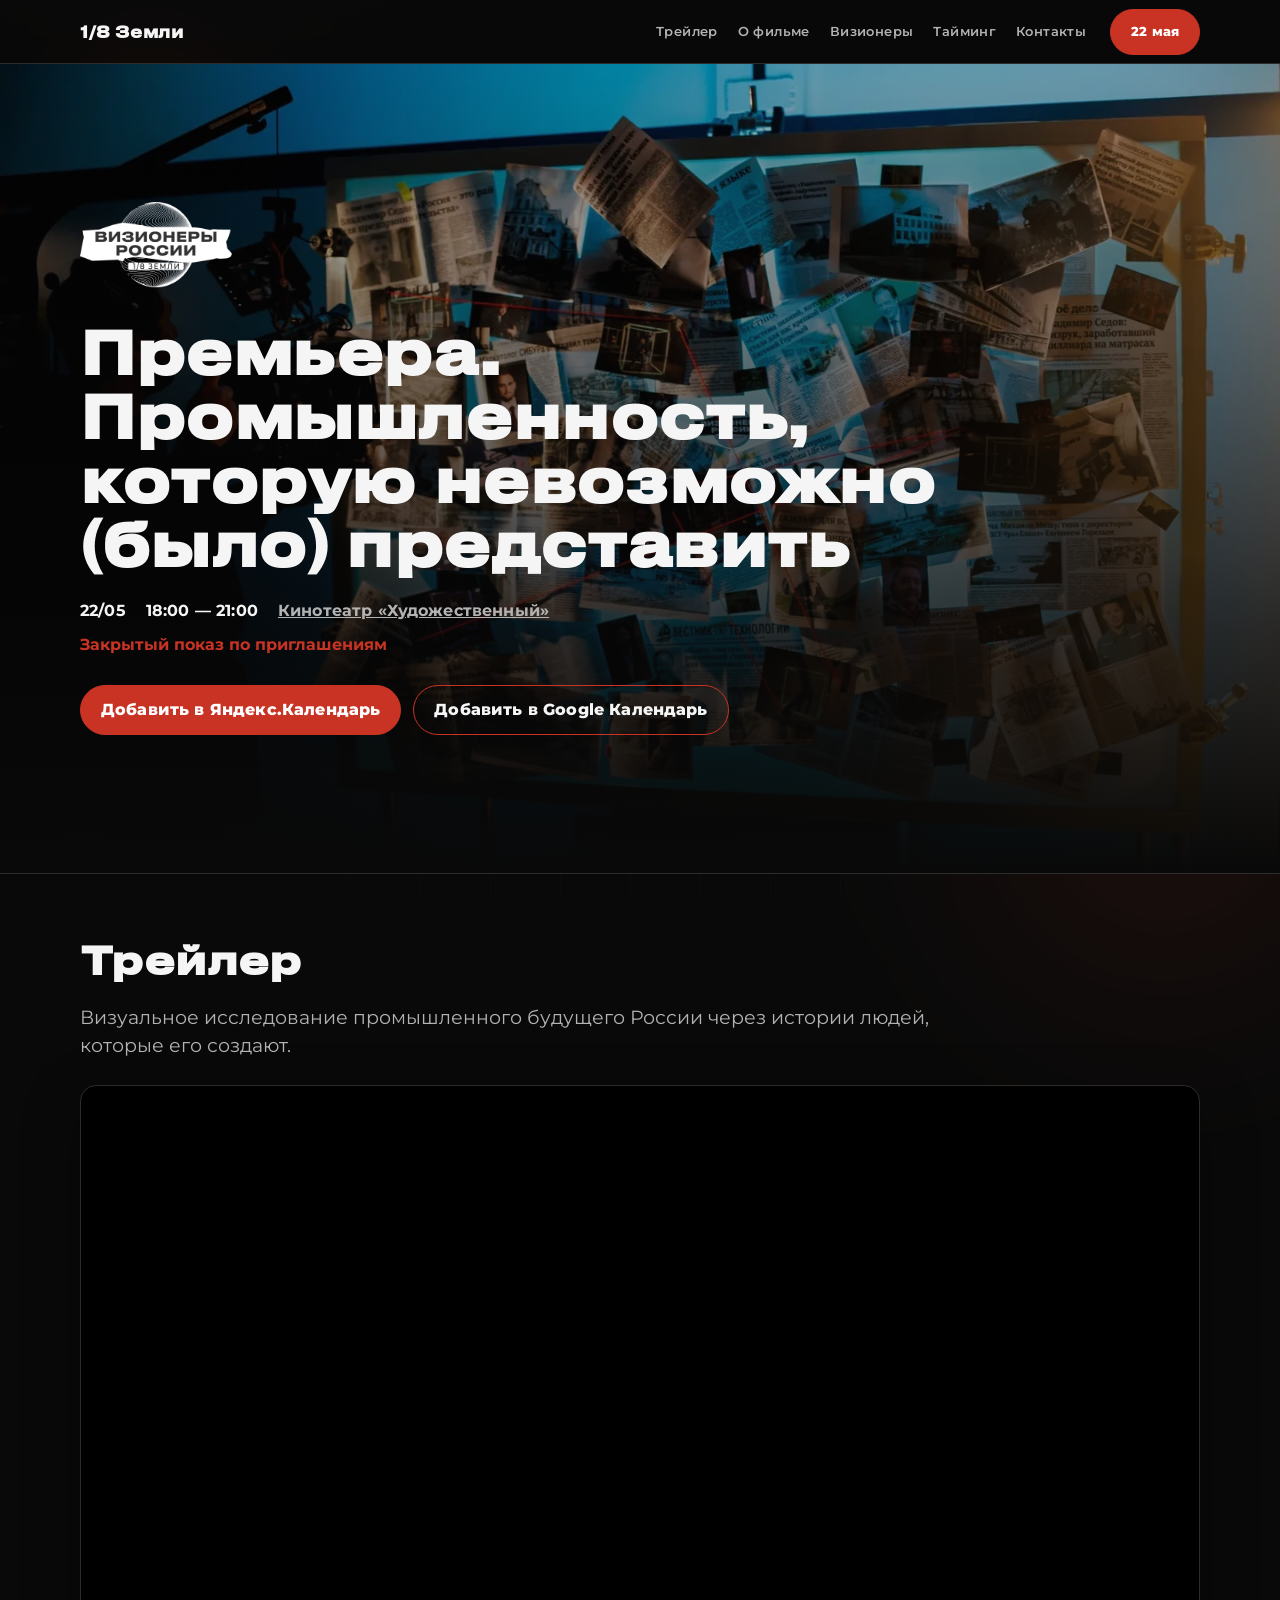
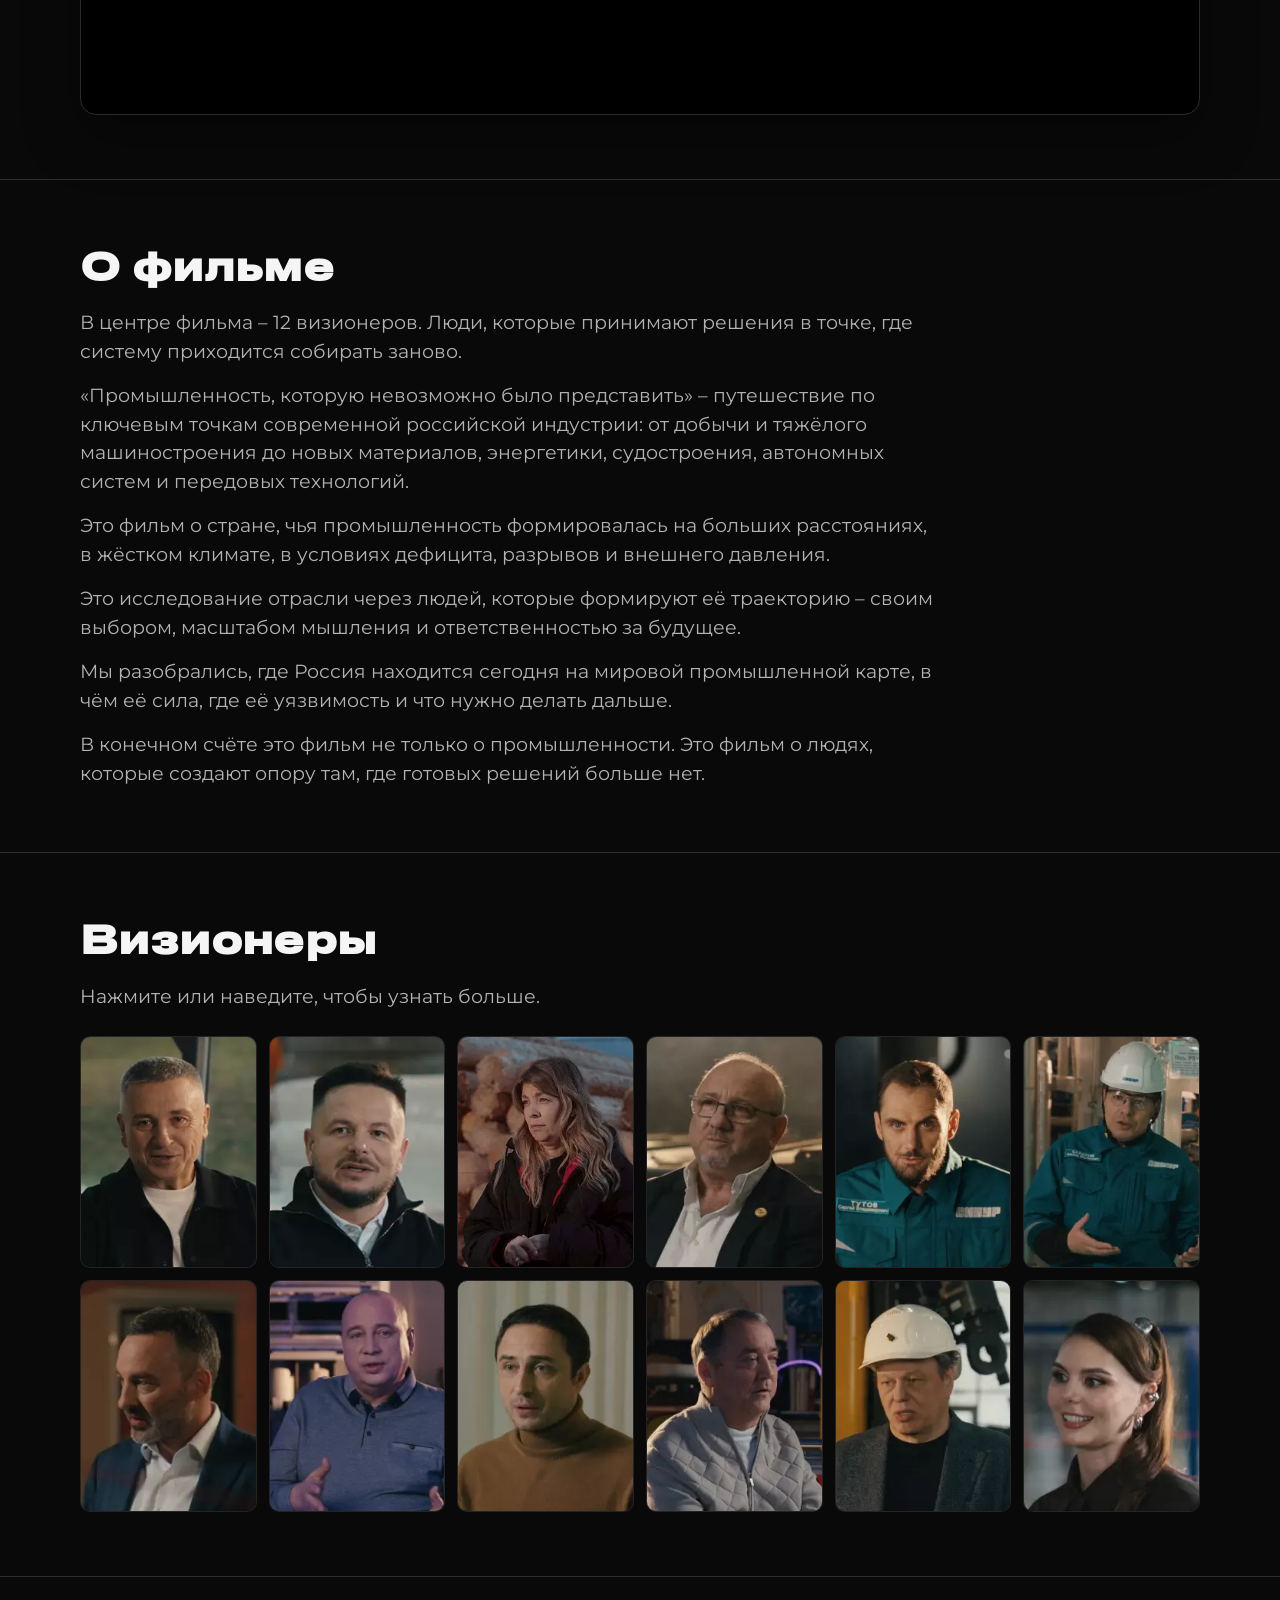
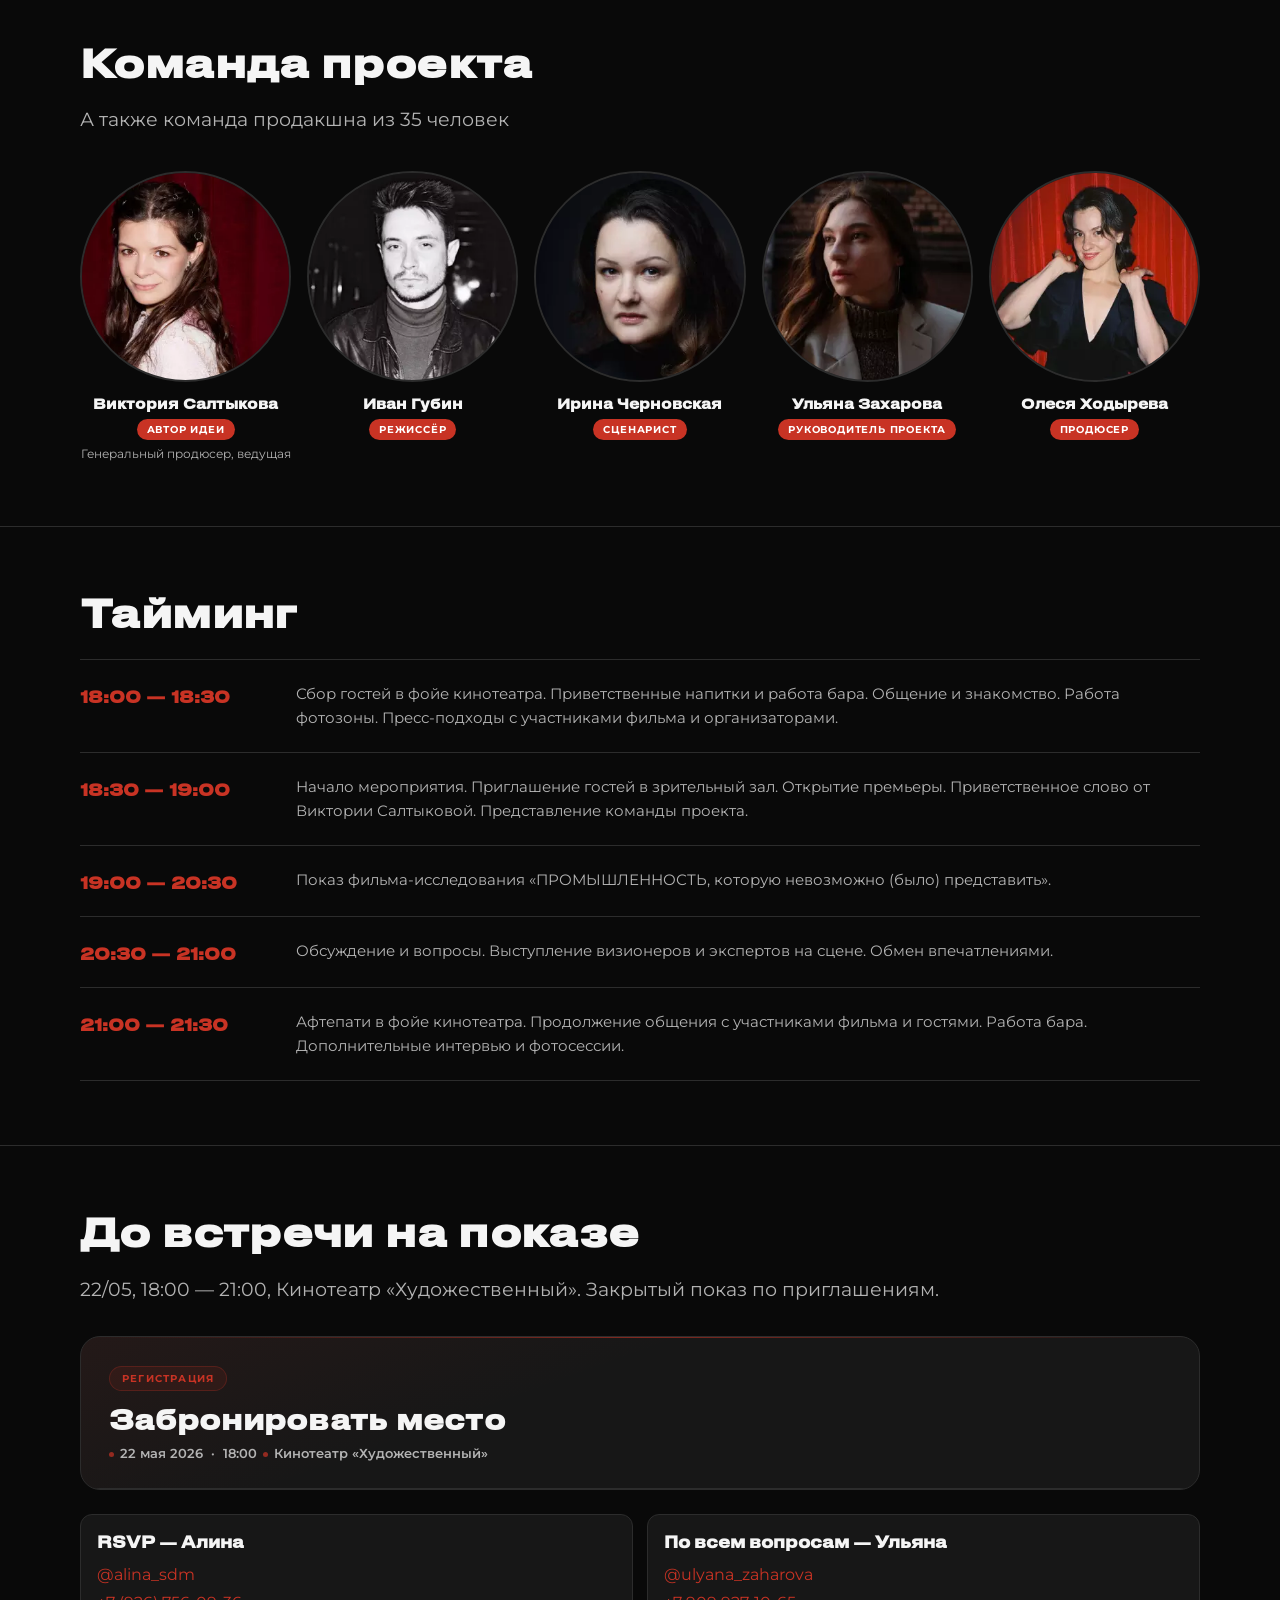
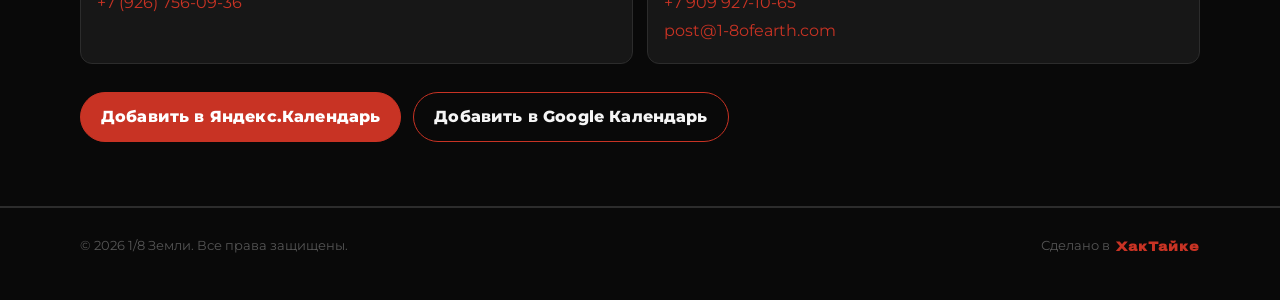
<file: index.html>
<!doctype html>
<html lang="ru">
  <head>
    <meta charset="UTF-8" />
    <meta name="viewport" content="width=device-width, initial-scale=1.0" />

    <title>1/8 Земли: Визионеры России — Закрытый показ 22 мая 2026</title>
    <meta
      name="description"
      content="Закрытый показ фильма-исследования «1/8 Земли: Визионеры России. Промышленность, которую невозможно (было) представить». 22 мая 2026, 18:00–21:00, Кинотеатр «Художественный», Москва."
    />
    <meta
      name="keywords"
      content="1/8 Земли, Визионеры России, промышленность, фильм-исследование, закрытый показ, Кинотеатр Художественный, премьера 2026, Виктория Салтыкова, СИБУР, ASKONA, BN Group"
    />
    <meta name="author" content="1/8 Земли" />
    <meta name="robots" content="index, follow" />
    <meta name="theme-color" content="#090909" />
    <link rel="canonical" href="https://1-8-of-the-earth.vercel.app/" />

    <meta property="og:type" content="website" />
    <meta property="og:site_name" content="1/8 Земли" />
    <meta
      property="og:title"
      content="1/8 Земли: Визионеры России — Закрытый показ 22 мая 2026"
    />
    <meta
      property="og:description"
      content="Фильм-исследование о людях, которые формируют промышленное будущее России. Закрытый показ по приглашениям — 22 мая, Кинотеатр «Художественный»."
    />
    <meta
      property="og:image"
      content="https://1-8-of-the-earth.vercel.app/assets/og-image.jpg"
    />
    <meta
      property="og:image:secure_url"
      content="https://1-8-of-the-earth.vercel.app/assets/og-image.jpg"
    />

    <meta property="og:image:type" content="image/jpeg" />
    <meta property="og:image:width" content="1200" />
    <meta property="og:image:height" content="630" />
    <meta property="og:updated_time" content="2026-03-30T12:00:00+03:00" />

    <link
      rel="image_src"
      href="https://1-8-of-the-earth.vercel.app/assets/og-image.jpg"
    />
    <meta
      property="og:image:alt"
      content="1/8 Земли — Визионеры промышленности России"
    />
    <meta property="og:url" content="https://1-8-of-the-earth.vercel.app/" />
    <meta property="og:locale" content="ru_RU" />

    <meta name="twitter:card" content="summary_large_image" />
    <meta
      name="twitter:title"
      content="1/8 Земли: Визионеры России — Закрытый показ 22 мая 2026"
    />
    <meta
      name="twitter:description"
      content="Фильм-исследование о людях, которые формируют промышленное будущее России. Закрытый показ по приглашениям — 22 мая, Кинотеатр «Художественный»."
    />
    <meta
      name="twitter:image"
      content="https://1-8-of-the-earth.vercel.app/assets/og-image.jpg"
    />
    <meta
      name="twitter:image:alt"
      content="1/8 Земли — Визионеры промышленности России"
    />

    <link
      rel="apple-touch-icon"
      sizes="180x180"
      href="./assets/apple-touch-icon.png"
    />

    <script type="application/ld+json">
      {
        "@context": "https://schema.org",
        "@type": "Event",
        "name": "1/8 Земли: Визионеры России. Промышленность, которую невозможно (было) представить",
        "description": "Закрытый показ фильма-исследования о визионерах российской промышленности.",
        "startDate": "2026-04-24T18:00:00+03:00",
        "endDate": "2026-04-24T21:00:00+03:00",
        "eventStatus": "https://schema.org/EventScheduled",
        "eventAttendanceMode": "https://schema.org/OfflineEventAttendanceMode",
        "location": {
          "@type": "Place",
          "name": "Кинотеатр «Художественный»",
          "address": {
            "@type": "PostalAddress",
            "addressLocality": "Москва",
            "addressCountry": "RU"
          }
        },
        "organizer": {
          "@type": "Organization",
          "name": "1/8 Земли",
          "url": "https://1-8-of-the-earth.vercel.app/"
        },
        "image": "https://1-8-of-the-earth.vercel.app/assets/og-image.jpg",
        "url": "https://1-8-of-the-earth.vercel.app/"
      }
    </script>

    <link rel="icon" href="favicon.ico" sizes="any" />
    <link
      rel="icon"
      type="image/png"
      sizes="16x16"
      href="./assets/favicon-16x16.png"
    />
    <link
      rel="icon"
      type="image/png"
      sizes="32x32"
      href="./assets/favicon-32x32.png"
    />
    <link
      rel="icon"
      type="image/png"
      sizes="96x96"
      href="./assets/favicon-96x96.png"
    />
    <link
      rel="icon"
      type="image/png"
      sizes="192x192"
      href="./assets/favicon-192x192.png"
    />
    <link
      rel="icon"
      type="image/png"
      sizes="512x512"
      href="./assets/favicon-512x512.png"
    />

    <link
      rel="apple-touch-icon"
      sizes="180x180"
      href="./assets/apple-touch-icon.png"
    />

    <link rel="manifest" href="./manifest.webmanifest" />

    <link rel="preconnect" href="https://fonts.googleapis.com" />
    <link rel="preconnect" href="https://fonts.gstatic.com" crossorigin />
    <link rel="preconnect" href="https://rutube.ru" />

    <link
      rel="preload"
      href="https://fonts.googleapis.com/css2?family=Montserrat:wght@400;500;700;800&display=swap"
      as="style"
      onload="
        this.onload = null;
        this.rel = 'stylesheet';
      "
    />

    <noscript>
      <link
        href="https://fonts.googleapis.com/css2?family=Montserrat:wght@400;500;700;800&display=swap"
        rel="stylesheet"
      />
    </noscript>

    <link
      rel="preload"
      href="./fonts/druktextwidecyr-medium.woff2"
      as="font"
      type="font/woff2"
      crossorigin
    />

    <link rel="stylesheet" href="./styles.css" />
  </head>

  <body>
    <div class="bg-glow bg-glow-1"></div>
    <div class="bg-glow bg-glow-2"></div>
    <div class="bg-grid"></div>
    <div class="cursor-orb" aria-hidden="true"></div>

    <header class="site-header">
      <div class="container header-inner">
        <a href="/" class="header-logo-link">
          <span class="header-logo-text">1/8 Земли</span>
        </a>
        <nav class="header-nav">
          <a href="#trailer">Трейлер</a>
          <a href="#about">О фильме</a>
          <a href="#visionaries">Визионеры</a>
          <a href="#timing">Тайминг</a>
          <a href="#contacts">Контакты</a>
        </nav>
        <a
          class="btn header-cta"
          href="https://calendar.yandex.ru/event/3012415913?applyToFuture=0&event_date=2026-04-24T16%3A00%3A00&layerId=18800113&show_date=2026-04-24"
          target="_blank"
          rel="noopener noreferrer"
          >22 мая</a
        >
        <button
          class="burger"
          aria-label="Меню"
          onclick="
            document.querySelector('.header-nav').classList.toggle('open')
          "
        >
          <span></span><span></span><span></span>
        </button>
      </div>
    </header>

    <main>
      <section class="hero reveal">
        <div class="container hero-grid">
          <div>
            <div class="hero-logo-wrap">
              <img
                src="./assets/logo.webp"
                alt="1/8 Земли — лого"
                class="hero-logo"
                width="396"
                height="224"
                onerror="this.style.display = 'none'"
              />
            </div>
            <h1>
              Премьера. Промышленность, которую невозможно (было) представить
            </h1>
            <div class="event-meta">
              <span>22/05</span>
              <span>18:00 — 21:00</span>
              <span
                ><a
                  href="https://yandex.ru/profile/-/CPVRaLMy"
                  target="_blank"
                  rel="noopener noreferrer"
                  class="muted"
                  >Кинотеатр «Художественный»</a
                ></span
              >
            </div>
            <p class="invitation">Закрытый показ по приглашениям</p>
            <div class="btn-row">
              <a
                class="btn"
                href="https://calendar.yandex.ru/event/3012415913?applyToFuture=0&event_date=2026-04-24T16%3A00%3A00&layerId=18800113&show_date=2026-04-24"
                target="_blank"
                rel="noopener noreferrer"
                >Добавить в Яндекс.Календарь</a
              >
              <a
                class="btn secondary"
                href="https://calendar.app.google/exoKvCTadAc44uR16"
                target="_blank"
                rel="noopener noreferrer"
                >Добавить в Google Календарь</a
              >
            </div>
          </div>
        </div>
      </section>

      <section id="trailer" class="reveal">
        <div class="container section-inner">
          <h2>Трейлер</h2>
          <p class="lead">
            Визуальное исследование промышленного будущего России через истории
            людей, которые его создают.
          </p>
          <div class="video-wrap">
            <iframe
              src="https://rutube.ru/play/embed/8bb69f94924ed0ff31d186ad605b5715"
              allow="autoplay; fullscreen; picture-in-picture; encrypted-media"
              title="Трейлер"
            ></iframe>
          </div>
        </div>
      </section>

      <section id="about" class="reveal">
        <div class="container section-inner">
          <h2>О фильме</h2>
          <div class="about-text lead">
            <p>
              В центре фильма – 12 визионеров. Люди, которые принимают решения в
              точке, где систему приходится собирать заново.
            </p>

            <p>
              «Промышленность, которую невозможно было представить» –
              путешествие по ключевым точкам современной российской индустрии:
              от добычи и тяжёлого машиностроения до новых материалов,
              энергетики, судостроения, автономных систем и передовых
              технологий.
            </p>

            <p>
              Это фильм о стране, чья промышленность формировалась на больших
              расстояниях, в жёстком климате, в условиях дефицита, разрывов и
              внешнего давления.
            </p>

            <p>
              Это исследование отрасли через людей, которые формируют её
              траекторию – своим выбором, масштабом мышления и ответственностью
              за будущее.
            </p>

            <p>
              Мы разобрались, где Россия находится сегодня на мировой
              промышленной карте, в чём её сила, где её уязвимость и что нужно
              делать дальше.
            </p>

            <p>
              В конечном счёте это фильм не только о промышленности. Это фильм о
              людях, которые создают опору там, где готовых решений больше нет.
            </p>
          </div>
        </div>
      </section>

      <section id="visionaries" class="reveal">
        <div class="container section-inner">
          <h2>Визионеры</h2>
          <p class="lead">Нажмите или наведите, чтобы узнать больше.</p>
          <div class="visionary-collage-grid">
            <article class="visionary-item">
              <img
                class="visionary-portrait"
                src="./assets/team/sedov.webp"
                alt="Владимир Седов"
              />
              <div class="visionary-card">
                <p class="vis-company">ASKONA</p>
                <h3>Владимир Седов</h3>
                <p class="role">Основатель</p>
                <p class="vis-vision">
                  Переосмысливает промышленность как часть качества жизни — от
                  продукта к среде и новому типу города
                </p>
              </div>
            </article>

            <article class="visionary-item">
              <img
                class="visionary-portrait"
                src="./assets/team/ershov.webp"
                alt="Роман Ершов"
              />
              <div class="visionary-card">
                <p class="vis-company">ASKONA</p>
                <h3>Роман Ершов</h3>
                <p class="role">Президент</p>
                <p class="vis-vision">
                  Переводит промышленный продукт в язык современной среды, где
                  комфорт, технология и человек становятся одной системой
                </p>
              </div>
            </article>

            <article class="visionary-item">
              <img
                class="visionary-portrait"
                src="./assets/team/ivanova.webp"
                alt="Ольга Иванова"
              />
              <div class="visionary-card">
                <p class="vis-company">BN Group</p>
                <h3>Ольга Иванова</h3>
                <p class="role">Руководитель</p>
                <p class="vis-vision">
                  Превращает CLT в основу устойчивой архитектуры нового
                  поколения — тёплой, быстрой и экологичной
                </p>
              </div>
            </article>

            <article class="visionary-item">
              <img
                class="visionary-portrait"
                src="./assets/team/lider.webp"
                alt="Виктор Лидер"
              />
              <div class="visionary-card">
                <p class="vis-company">Ушаковские верфи</p>
                <h3>Виктор Лидер</h3>
                <p class="role">Руководитель</p>
                <p class="vis-vision">
                  Возрождает судостроение через технологическое обновление и
                  семейную преемственность
                </p>
              </div>
            </article>

            <article class="visionary-item">
              <img
                class="visionary-portrait"
                src="./assets/team/tutov.webp"
                alt="Сергей Тутов"
              />
              <div class="visionary-card">
                <p class="vis-company">СИБУР</p>
                <h3>Сергей Тутов</h3>
                <p class="role">Директор по науке и R&D</p>
                <p class="vis-vision">
                  Соединяет науку, R&D и производство, чтобы создавать материалы
                  нового поколения внутри страны
                </p>
              </div>
            </article>

            <article class="visionary-item">
              <img
                class="visionary-portrait"
                src="./assets/team/salakhov.webp"
                alt="Ильдар Салахов"
              />
              <div class="visionary-card">
                <p class="vis-company">СИБУР</p>
                <h3>Ильдар Салахов</h3>
                <p class="role">Директор технологического центра</p>
                <p class="vis-vision">
                  Переводит научные разработки в промышленную практику, укрепляя
                  технологическую самостоятельность отрасли
                </p>
              </div>
            </article>

            <article class="visionary-item">
              <img
                class="visionary-portrait"
                src="./assets/team/khlebnikov.webp"
                alt="Владимир Хлебников"
              />
              <div class="visionary-card">
                <p class="vis-company">Парус Электро</p>
                <h3>Владимир Хлебников</h3>
                <p class="role">Основатель</p>
                <p class="vis-vision">
                  Создаёт интеллектуальную электронику для энергетики и цифровой
                  промышленной среды
                </p>
              </div>
            </article>

            <article class="visionary-item">
              <img
                class="visionary-portrait"
                src="./assets/team/vlasov.webp"
                alt="Денис Власов"
              />
              <div class="visionary-card">
                <p class="vis-company">3DSLA</p>
                <h3>Денис Власов</h3>
                <p class="role">Основатель</p>
                <p class="vis-vision">
                  Меняет сам способ производства, превращая 3D-печать в новую
                  индустриальную логику
                </p>
              </div>
            </article>

            <article class="visionary-item">
              <img
                class="visionary-portrait"
                src="./assets/team/gorin.webp"
                alt="Александр Горин"
              />
              <div class="visionary-card">
                <p class="vis-company">ИЗГТ</p>
                <h3>Александр Горин</h3>
                <p class="role">Руководитель</p>
                <p class="vis-vision">
                  Строит тяжёлую технику под реальные условия Сибири
                </p>
              </div>
            </article>

            <article class="visionary-item">
              <img
                class="visionary-portrait"
                src="./assets/team/aranin.webp"
                alt="Роман Аранин"
              />
              <div class="visionary-card">
                <p class="vis-company">OBSERVER</p>
                <h3>Роман Аранин</h3>
                <p class="role">Основатель</p>
                <p class="vis-vision">
                  Делает реабилитационную мобильность новым стандартом городской
                  и производственной среды
                </p>
              </div>
            </article>

            <article class="visionary-item">
              <img
                class="visionary-portrait"
                src="./assets/team/gorelyy.webp"
                alt="Евгений Горелый"
              />
              <div class="visionary-card">
                <p class="vis-company">ДСТ-Урал</p>
                <h3>Евгений Горелый</h3>
                <p class="role">Генеральный директор</p>
                <p class="vis-vision">
                  Формирует индустрию беспилотной тяжёлой техники, где человек
                  управляет уже не машиной, а системой машин
                </p>
              </div>
            </article>

            <article class="visionary-item">
              <img
                class="visionary-portrait"
                src="./assets/team/shubochkina.webp"
                alt="Виктория Шубочкина"
              />
              <div class="visionary-card">
                <p class="vis-company">Exellence Expert</p>
                <h3>Виктория Шубочкина</h3>
                <p class="role">Генеральный директор</p>
                <p class="vis-vision">
                  Превращает личную экспертизу в системный инструмент роста
                  людей, команд и компаний
                </p>
              </div>
            </article>
          </div>
        </div>
      </section>

      <section id="team" class="reveal">
        <div class="container section-inner">
          <h2>Команда проекта</h2>
          <p class="lead" style="margin-bottom: 36px">
            А также команда продакшна из 35 человек
          </p>
          <div class="team-grid">
            <div class="team-card">
              <div class="team-avatar-wrap">
                <img
                  class="team-avatar"
                  src="./assets/team/saltykova.webp"
                  alt="Виктория Салтыкова"
                  onerror="
                    this.style.display = 'none';
                    this.nextElementSibling.style.display = 'flex';
                  "
                />
                <div class="team-avatar-placeholder" style="display: none">
                  ВС
                </div>
              </div>
              <p class="team-name">Виктория Салтыкова</p>
              <p class="team-badge">Автор идеи</p>
              <p class="team-desc">Генеральный продюсер, ведущая</p>
            </div>

            <div class="team-card">
              <div class="team-avatar-wrap">
                <img
                  class="team-avatar"
                  src="./assets/team/gubin.webp"
                  alt="Иван Губин"
                  onerror="
                    this.style.display = 'none';
                    this.nextElementSibling.style.display = 'flex';
                  "
                />
                <div class="team-avatar-placeholder" style="display: none">
                  ИГ
                </div>
              </div>
              <p class="team-name">Иван Губин</p>
              <p class="team-badge">Режиссёр</p>
            </div>

            <div class="team-card">
              <div class="team-avatar-wrap">
                <img
                  class="team-avatar"
                  src="./assets/team/chernovskaya.webp"
                  alt="Ирина Черновская"
                  onerror="
                    this.style.display = 'none';
                    this.nextElementSibling.style.display = 'flex';
                  "
                />
                <div class="team-avatar-placeholder" style="display: none">
                  ИЧ
                </div>
              </div>
              <p class="team-name">Ирина Черновская</p>
              <p class="team-badge">Сценарист</p>
            </div>

            <div class="team-card">
              <div class="team-avatar-wrap">
                <img
                  class="team-avatar"
                  src="./assets/team/zakharova.webp"
                  alt="Ульяна Захарова"
                  onerror="
                    this.style.display = 'none';
                    this.nextElementSibling.style.display = 'flex';
                  "
                />
                <div class="team-avatar-placeholder" style="display: none">
                  УЗ
                </div>
              </div>
              <p class="team-name">Ульяна Захарова</p>
              <p class="team-badge">Руководитель проекта</p>
            </div>

            <div class="team-card">
              <div class="team-avatar-wrap">
                <img
                  class="team-avatar"
                  src="./assets/team/khodyreva.webp"
                  alt="Олеся Ходырева"
                  onerror="
                    this.style.display = 'none';
                    this.nextElementSibling.style.display = 'flex';
                  "
                />
                <div class="team-avatar-placeholder" style="display: none">
                  ОХ
                </div>
              </div>
              <p class="team-name">Олеся Ходырева</p>
              <p class="team-badge">Продюсер</p>
            </div>
          </div>
        </div>
      </section>

      <section id="timing" class="reveal">
        <div class="container section-inner">
          <h2>Тайминг</h2>
          <div class="timing-list">
            <div class="timing-item-flat">
              <span class="timing-time">18:00 — 18:30</span>
              <p>
                Сбор гостей в фойе кинотеатра. Приветственные напитки и работа
                бара. Общение и знакомство. Работа фотозоны. Пресс-подходы с
                участниками фильма и организаторами.
              </p>
            </div>
            <div class="timing-item-flat">
              <span class="timing-time">18:30 — 19:00</span>
              <p>
                Начало мероприятия. Приглашение гостей в зрительный зал.
                Открытие премьеры. Приветственное слово от Виктории Салтыковой.
                Представление команды проекта.
              </p>
            </div>
            <div class="timing-item-flat">
              <span class="timing-time">19:00 — 20:30</span>
              <p>
                Показ фильма-исследования «ПРОМЫШЛЕННОСТЬ, которую невозможно
                (было) представить».
              </p>
            </div>
            <div class="timing-item-flat">
              <span class="timing-time">20:30 — 21:00</span>
              <p>
                Обсуждение и вопросы. Выступление визионеров и экспертов на
                сцене. Обмен впечатлениями.
              </p>
            </div>
            <div class="timing-item-flat">
              <span class="timing-time">21:00 — 21:30</span>
              <p>
                Афтепати в фойе кинотеатра. Продолжение общения с участниками
                фильма и гостями. Работа бара. Дополнительные интервью и
                фотосессии.
              </p>
            </div>
          </div>
        </div>
      </section>

      <section id="contacts" class="reveal">
        <div class="container section-inner">
          <h2>До встречи на показе</h2>
          <p class="lead">
            22/05, 18:00 — 21:00, Кинотеатр «Художественный». Закрытый показ по
            приглашениям.
          </p>

          <!-- Timepad widget -->
          <div class="timepad-outer">
            <div class="timepad-outer__header">
              <div class="timepad-outer__label">Регистрация</div>
              <h3 class="timepad-outer__title">Забронировать место</h3>
              <p class="timepad-outer__meta">
                <span class="timepad-outer__dot"></span>22 мая 2026
                &nbsp;·&nbsp; 18:00
                <span class="timepad-outer__dot"></span>Кинотеатр
                «Художественный»
              </p>
            </div>
            <div class="timepad-wrap">
              <div id="timepad-checkout" class="timepad-widget">
                <script
                  type="text/javascript"
                  async="async"
                  defer="defer"
                  charset="UTF-8"
                  src="https://timepad.ru/js/tpwf/loader/min/loader.js"
                  data-timepad-customized="375479"
                  data-twf2s-event--id="3891968"
                  data-timepad-widget-v2="event_register"
                >
                  (function() {
                    return {
                      "loadCSS": [
                        "https://1-8-of-the-earth.vercel.app/timepad-widget-dark.css"
                      ]
                    };
                  })();
                </script>
              </div>
            </div>
          </div>

          <div class="contacts">
            <article class="contact-card">
              <h3>RSVP — Алина</h3>
              <p>
                <a
                  href="https://t.me/alina_sdm"
                  target="_blank"
                  rel="noopener noreferrer"
                  >@alina_sdm</a
                >
              </p>
              <p><a href="tel:+79267560936">+7 (926) 756-09-36</a></p>
            </article>
            <article class="contact-card">
              <h3>По всем вопросам — Ульяна</h3>
              <p>
                <a
                  href="https://t.me/ulyana_zaharova"
                  target="_blank"
                  rel="noopener noreferrer"
                  >@ulyana_zaharova</a
                >
              </p>
              <p><a href="tel:+79099271065">+7 909 927-10-65</a></p>
              <p>
                <a href="mailto:post@1-8ofearth.com">post@1-8ofearth.com</a>
              </p>
            </article>
          </div>
          <div class="btn-row">
            <a
              class="btn"
              href="https://calendar.yandex.ru/event/3012415913?applyToFuture=0&event_date=2026-04-24T16%3A00%3A00&layerId=18800113&show_date=2026-04-24"
              target="_blank"
              rel="noopener noreferrer"
              >Добавить в Яндекс.Календарь</a
            >
            <a
              class="btn secondary"
              href="https://calendar.app.google/exoKvCTadAc44uR16"
              target="_blank"
              rel="noopener noreferrer"
              >Добавить в Google Календарь</a
            >
          </div>
        </div>
      </section>
    </main>

    <footer>
      <div class="container footer-inner">
        <p class="footer-copy">&copy; 2026 1/8 Земли. Все права защищены.</p>
        <a
          href="https://hacktaika.ru/"
          target="_blank"
          rel="noopener noreferrer"
          class="footer-hacktaika"
        >
          <span class="footer-made">Сделано в</span>
          <span class="footer-brand">ХакТайке</span>
        </a>
      </div>
    </footer>

    <script src="./script.js" defer></script>
  </body>
</html>
</file>
<file: styles.css>
@font-face {
  font-family: "Druk Text Wide Cyr";
  src:
    url("./fonts/druktextwidecyr-medium.woff2") format("woff2"),
    url("./fonts/druktextwidecyr-medium.woff") format("woff"),
    url("./fonts/druktextwidecyr-medium.ttf") format("truetype");
  font-weight: 500;
  font-style: normal;
  font-display: swap;
}

:root {
  --bg: #090909;
  --bg-soft: #121212;
  --card: #171717;
  --text: #f5f5f5;
  --muted: #b3b3b3;
  --accent: #c83324;
  --line: #2c2c2c;
  --maxw: 1120px;

  --font-heading: "Druk Text Wide Cyr", "Unbounded", sans-serif;
  --font-body: "Montserrat", "Manrope", "Segoe UI", Arial, sans-serif;
}

* {
  box-sizing: border-box;
}
html,
body {
  margin: 0;
  padding: 0;
}

body {
  scroll-behavior: smooth;
  font-family: var(--font-body);
  background:
    radial-gradient(1200px 700px at 15% -5%, #242424 0%, var(--bg) 48%),
    linear-gradient(180deg, #101010 0%, #090909 100%);
  color: var(--text);
  line-height: 1.5;
  overflow-x: hidden;
  padding-top: 64px;
}

.site-header {
  position: fixed;
  top: 0;
  left: 0;
  right: 0;
  z-index: 100;
  background: rgba(9, 9, 9, 0.85);
  backdrop-filter: blur(14px);
  -webkit-backdrop-filter: blur(14px);
  border-bottom: 1px solid var(--line);
  height: 64px;
}

.header-inner {
  display: flex;
  align-items: center;
  gap: 24px;
  height: 64px;
}

.header-logo-link {
  display: flex;
  align-items: center;
  text-decoration: none;
  flex-shrink: 0;
}

.header-logo {
  height: 36px;
  width: auto;
  display: block;
}

.header-logo-text {
  font-family: var(--font-heading);
  font-size: 15px;
  font-weight: 700;
  color: var(--text);
  letter-spacing: 0.04em;
  align-items: center;
}

.header-nav {
  display: flex;
  gap: 20px;
  margin-left: auto;
}

.header-nav a {
  color: var(--muted);
  text-decoration: none;
  font-size: 13px;
  font-weight: 600;
  letter-spacing: 0.03em;
  transition: color 0.2s;
  white-space: nowrap;
}

.header-nav a:hover {
  color: var(--text);
}

.header-cta {
  flex-shrink: 0;
  font-size: 13px;
  padding: 8px 18px;
}

.burger {
  display: none;
  flex-direction: column;
  gap: 5px;
  background: none;
  border: none;
  cursor: pointer;
  padding: 6px;
  margin-left: auto;
}

.burger span {
  display: block;
  width: 22px;
  height: 2px;
  background: var(--text);
  border-radius: 2px;
  transition: 0.2s;
}

.bg-glow {
  position: fixed;
  width: 42vw;
  aspect-ratio: 1;
  border-radius: 50%;
  filter: blur(80px);
  pointer-events: none;
  z-index: 0;
  opacity: 0.45;
}

.bg-grid {
  position: fixed;
  inset: 0;
  background-image:
    linear-gradient(rgba(200, 51, 36, 0.08) 1px, transparent 1px),
    linear-gradient(90deg, rgba(200, 51, 36, 0.08) 1px, transparent 1px);
  background-size: 70px 70px;
  mask-image: radial-gradient(circle at center, black 30%, transparent 90%);
  pointer-events: none;
  z-index: 0;
}

.bg-glow-1 {
  mix-blend-mode: screen;
  top: -10vh;
  left: -8vw;
  background: radial-gradient(
    circle,
    rgba(200, 51, 36, 0.3) 0%,
    rgba(200, 51, 36, 0.12) 35%,
    rgba(18, 18, 18, 0) 75%
  );
}

.bg-glow-2 {
  mix-blend-mode: screen;
  right: -12vw;
  bottom: -20vh;
  background: radial-gradient(
    circle,
    rgba(160, 40, 30, 0.35) 0%,
    rgba(200, 51, 36, 0.15) 30%,
    rgba(18, 18, 18, 0) 75%
  );
}

.cursor-orb {
  position: fixed;
  left: 0;
  top: 0;
  width: 300px;
  height: 300px;
  border-radius: 50%;
  background: radial-gradient(
    circle,
    rgba(255, 120, 40, 0.25) 0%,
    rgba(255, 90, 20, 0.12) 45%,
    rgba(255, 60, 0, 0) 70%
  );
  pointer-events: none;
  z-index: 0;
  opacity: 0.85;
  will-change: transform;
}

main,
footer {
  position: relative;
  z-index: 1;
}

.container {
  width: min(var(--maxw), 92vw);
  margin: 0 auto;
}

.section-inner {
  position: relative;
}

section {
  padding: 64px 0;
  border-bottom: 1px solid var(--line);
}

h1,
h2,
h3,
p {
  margin: 0;
}

h2 {
  font-family: var(--font-heading);
  font-size: clamp(22px, 3vw, 38px);
  line-height: 1.15;
  margin-bottom: 22px;
  letter-spacing: 0.01em;
}

.lead {
  font-family: var(--font-body);
  color: var(--muted);
  max-width: 860px;
  font-size: clamp(15px, 1.8vw, 19px);
}
.muted {
  color: var(--muted);
}

.hero {
  min-height: 90vh;
  display: grid;
  align-items: center;
  border-bottom: 1px solid var(--line);
  position: relative;
  isolation: isolate;
}

.hero::before {
  content: "";
  position: absolute;
  inset: 0;
  background-image:
    linear-gradient(
      180deg,
      rgba(7, 7, 7, 0.25) 0%,
      rgba(7, 7, 7, 0.8) 70%,
      rgba(9, 9, 9, 1) 100%
    ),
    url("./assets/content/main-hero-image.webp");
  background-size: cover;
  background-position: center;
  z-index: -1;
}

.hero-logo-wrap {
  margin-bottom: 24px;
}

.hero-logo {
  height: 86px;
  width: auto;
  pointer-events: none;
}

.hero-grid {
  display: grid;
  gap: 20px;
  grid-template-columns: 1fr;
}

.hero h1 {
  font-family: var(--font-heading);
  font-size: clamp(24px, 5vw, 58px);
  line-height: 1.1;
  max-width: 920px;
  margin-bottom: 24px;
  text-wrap: balance;
  letter-spacing: 0.01em;
}

.event-meta {
  display: flex;
  gap: 20px;
  flex-wrap: wrap;
  margin-bottom: 10px;
  font-weight: 700;
  letter-spacing: 0.01em;
  font-family: var(--font-body);
}

.hero .invitation {
  color: var(--accent);
  margin-bottom: 28px;
  font-weight: 700;
}

.btn-row {
  display: flex;
  flex-wrap: wrap;
  gap: 12px;
}

.btn {
  display: inline-block;
  text-decoration: none;
  color: #fff;
  background: var(--accent);
  border: 1px solid var(--accent);
  border-radius: 999px;
  padding: 12px 20px;
  font-family: var(--font-body);
  font-weight: 800;
  letter-spacing: 0.01em;
  transition:
    transform 0.2s ease,
    box-shadow 0.2s ease,
    background-color 0.2s ease;
}

.btn:hover {
  transform: translateY(-2px);
  box-shadow: 0 6px 24px rgba(200, 51, 36, 0.38);
}

.btn.secondary {
  color: var(--text);
  background: transparent;
}

.btn.secondary:hover {
  background: rgba(255, 255, 255, 0.08);
  box-shadow: none;
}

.video-wrap {
  margin-top: 24px;
  border-radius: 16px;
  overflow: hidden;
  border: 1px solid var(--line);
  background: #000;
  aspect-ratio: 16 / 9;
  box-shadow: 0 20px 55px rgba(0, 0, 0, 0.35);
}

.video-wrap iframe {
  width: 100%;
  height: 100%;
  border: 0;
  display: block;
}

.about-text p + p {
  margin-top: 16px;
}

.visionary-collage-grid {
  margin-top: 24px;
  display: grid;
  grid-template-columns: repeat(auto-fill, minmax(160px, 1fr));
  gap: 12px;
}

.visionary-item {
  position: relative;
  border-radius: 10px;
  overflow: hidden;
  border: 1px solid rgba(255, 255, 255, 0.1);
  background: #0b0b0b;
  cursor: pointer;
}

.visionary-portrait {
  pointer-events: none;
  width: 100%;
  height: 230px;
  object-fit: cover;
  display: block;
  transition:
    transform 0.3s ease,
    filter 0.3s ease;
}

.visionary-card {
  position: absolute;
  inset: 0;
  z-index: 4;
  display: flex;
  flex-direction: column;
  justify-content: flex-end;
  padding: 20px 16px;
  background: linear-gradient(
    180deg,
    rgba(0, 0, 0, 0) 0%,
    rgba(10, 4, 4, 0.55) 40%,
    rgba(30, 6, 4, 0.88) 70%,
    rgba(18, 3, 2, 0.97) 100%
  );
  transform: translateY(8px);
  opacity: 0;
  pointer-events: none;
  transition:
    transform 0.25s ease,
    opacity 0.25s ease;
}

.vis-company {
  font-size: 10px;
  font-weight: 700;
  letter-spacing: 0.1em;
  color: var(--accent);
  text-transform: uppercase;
  margin-bottom: 4px;
}

.visionary-card h3 {
  margin: 0 0 4px;
  font-family: var(--font-heading);
  font-size: 12px;
  line-height: 1.2;
  color: #fff;
}

.visionary-card .role {
  font-size: 10px;
  color: rgba(255, 255, 255, 0.6);
  font-weight: 600;
  margin-bottom: 8px;
}

.vis-vision {
  font-size: 10px;
  line-height: 1.4;
  color: rgba(255, 255, 255, 0.75);
  margin: 0;
  padding-top: 8px;
  border-top: 1px solid rgba(200, 51, 36, 0.4);
}

.visionary-item:hover .visionary-card,
.visionary-item.is-open .visionary-card {
  opacity: 1;
  transform: translateY(0);
  pointer-events: auto;
}

.visionary-item:hover .visionary-portrait,
.visionary-item.is-open .visionary-portrait {
  transform: scale(1.04);
  filter: brightness(1.06);
}

.team-grid {
  display: grid;
  grid-template-columns: repeat(5, minmax(0, 1fr));
  gap: 16px;
  margin-top: 8px;
}

.team-card {
  display: flex;
  flex-direction: column;
  align-items: center;
  text-align: center;
  gap: 0;
}

.team-avatar-wrap {
  width: 100%;
  aspect-ratio: 1;
  border-radius: 50%;
  overflow: hidden;
  margin-bottom: 14px;
  border: 2px solid var(--line);
  background: var(--card);
  transition: border-color 0.25s;
  position: relative;
}

.team-card:hover .team-avatar-wrap {
  border-color: var(--accent);
}

.team-avatar {
  pointer-events: none;
  width: 100%;
  height: 100%;
  object-fit: cover;
  object-position: top;
  display: block;
  transition: transform 0.3s ease;
}

.team-card:hover .team-avatar {
  transform: scale(1.05);
}

.team-avatar-placeholder {
  width: 100%;
  height: 100%;
  display: flex;
  align-items: center;
  justify-content: center;
  font-family: var(--font-heading);
  font-size: 20px;
  font-weight: 700;
  color: var(--accent);
  background: var(--card);
}

.team-name {
  font-family: var(--font-heading);
  font-size: clamp(11px, 1vw, 14px);
  font-weight: 700;
  color: var(--text);
  margin-bottom: 6px;
  line-height: 1.3;
}

.team-badge {
  white-space: nowrap;
  display: inline-block;
  background: var(--accent);
  color: #fff;
  font-size: 10px;
  font-weight: 700;
  letter-spacing: 0.08em;
  text-transform: uppercase;
  padding: 3px 10px;
  border-radius: 999px;
  margin-bottom: 6px;
}

.team-desc {
  font-size: 12px;
  color: var(--muted);
  line-height: 1.4;
}

.timing-list {
  display: grid;
  gap: 0;
  margin-top: 24px;
}

.timing-item-flat {
  display: grid;
  grid-template-columns: 200px 1fr;
  gap: 16px;
  align-items: start;
  padding: 22px 0;
  border-bottom: 1px solid var(--line);
}

.timing-item-flat:first-child {
  border-top: 1px solid var(--line);
}

.timing-item-flat .timing-time {
  font-family: var(--font-heading);
  font-size: clamp(13px, 1.4vw, 16px);
  font-weight: 700;
  color: var(--accent);
  white-space: nowrap;
  padding-top: 2px;
}

.timing-item-flat p {
  color: var(--muted);
  font-size: 15px;
  line-height: 1.6;
  margin: 0;
}

.contacts {
  display: grid;
  grid-template-columns: repeat(2, minmax(0, 1fr));
  gap: 14px;
  margin: 20px 0 28px;
}

.contact-card {
  border: 1px solid var(--line);
  border-radius: 12px;
  background: var(--card);
  padding: 16px;
}

.contact-card h3 {
  font-family: var(--font-heading);
  font-size: 15px;
  margin-bottom: 10px;
}

.contact-card a {
  width: fit-content;
  color: var(--accent);
  text-decoration: none;
  display: block;
  margin-bottom: 4px;
}

.contact-card a:hover {
  text-decoration: underline;
}

.timepad-outer {
  margin: 32px 0 24px;
  border-radius: 20px;
  border: 1px solid #2c2c2c;
  background:
    linear-gradient(
      160deg,
      rgba(200, 51, 36, 0.07) 0%,
      rgba(23, 23, 23, 0) 40%
    ),
    #171717;
  overflow: hidden;
  position: relative;
}

.timepad-outer::before {
  content: "";
  position: absolute;
  top: 0;
  left: 0;
  right: 0;
  height: 1px;
  background: linear-gradient(
    90deg,
    transparent,
    rgba(200, 51, 36, 0.6),
    transparent
  );
  pointer-events: none;
}

.timepad-outer__header {
  padding: 28px 28px 24px;
  border-bottom: 1px solid #2c2c2c;
  position: relative;
}

.timepad-outer__label {
  display: inline-block;
  font-size: 10px;
  font-weight: 700;
  letter-spacing: 0.12em;
  text-transform: uppercase;
  color: var(--accent);
  background: rgba(200, 51, 36, 0.1);
  border: 1px solid rgba(200, 51, 36, 0.25);
  border-radius: 999px;
  padding: 4px 12px;
  margin-bottom: 12px;
}

.timepad-outer__title {
  font-family: var(--font-heading);
  font-size: clamp(18px, 2.5vw, 26px);
  font-weight: 700;
  color: var(--text);
  margin: 0 0 10px;
  line-height: 1.2;
  letter-spacing: 0.01em;
}

.timepad-outer__meta {
  display: flex;
  align-items: center;
  flex-wrap: wrap;
  gap: 6px;
  font-size: 13px;
  color: var(--muted);
  font-weight: 600;
  margin: 0;
}

.timepad-outer__dot {
  display: inline-block;
  width: 5px;
  height: 5px;
  border-radius: 50%;
  background: var(--accent);
  opacity: 0.7;
  flex-shrink: 0;
}

.timepad-wrap {
  padding: 0;
}

.timepad-widget {
  display: block;
}

/* ── Timepad dark theme override (best-effort, iframe may block) ── */
#timepad-checkout,
#timepad-checkout .twf2-widget,
#timepad-checkout .twf2s-wrap,
#timepad-checkout .twf2s-page {
  background: transparent !important;
  color: var(--text) !important;
  font-family: var(--font-body) !important;
}

@media (max-width: 640px) {
  .timepad-outer__header {
    padding: 20px 28px 18px;
  }
}

footer {
  padding: 28px 0 44px;
  font-family: var(--font-body);
  border-top: 1px solid var(--line);
}

.footer-inner {
  display: flex;
  align-items: center;
  justify-content: space-between;
  flex-wrap: wrap;
  gap: 12px;
}

.footer-copy {
  margin: 0;
  color: #555;
  font-size: 13px;
}

.footer-hacktaika {
  display: flex;
  align-items: center;
  gap: 6px;
  text-decoration: none;
  transition: opacity 0.2s;
}

.footer-hacktaika:hover {
  opacity: 0.7;
}

.footer-made {
  color: #555;
  font-size: 13px;
}

.footer-brand {
  font-family: var(--font-heading);
  font-size: 12px;
  font-weight: 700;
  letter-spacing: 0.08em;
  color: var(--accent);
}

.reveal {
  opacity: 0;
  transform: translateY(24px);
  transition:
    opacity 0.6s ease,
    transform 0.6s ease;
}

.reveal.in-view {
  opacity: 1;
  transform: translateY(0);
}

@media (max-width: 1024px) {
  .header-nav {
    gap: 14px;
  }
  .visionary-portrait {
    height: 200px;
  }
}

@media (max-width: 900px) {
  .contacts {
    grid-template-columns: 1fr;
  }

  .visionary-portrait {
    height: 180px;
  }

  .timing-item-flat {
    grid-template-columns: 140px 1fr;
  }

  .team-grid {
    grid-template-columns: repeat(3, minmax(0, 1fr));
  }

  .header-nav {
    display: none;
    position: absolute;
    top: 64px;
    left: 0;
    right: 0;
    background: rgba(9, 9, 9, 0.97);
    flex-direction: column;
    padding: 16px 24px 24px;
    gap: 16px;
    border-bottom: 1px solid var(--line);
  }

  .header-nav.open {
    display: flex;
  }

  .header-nav a {
    font-size: 15px;
  }

  .header-cta {
    display: none;
  }

  .burger {
    display: flex;
  }
}

@media (max-width: 640px) {
  .hero-logo {
    height: 56px;
  }

  body {
    padding-top: 56px;
  }
  .site-header {
    height: 56px;
  }
  .header-inner {
    height: 56px;
  }
  section {
    padding: 40px 0;
  }
  h2 {
    font-size: clamp(18px, 5vw, 28px);
    margin-bottom: 16px;
  }
  .lead {
    font-size: clamp(14px, 3.5vw, 16px);
  }
  .event-meta {
    flex-direction: column;
    gap: 4px;
  }
  .btn-row {
    flex-direction: column;
  }
  .btn {
    text-align: center;
    padding: 12px 16px;
    font-size: 13px;
  }
  .visionary-collage-grid {
    grid-template-columns: repeat(2, 1fr);
    gap: 8px;
  }
  .visionary-item {
    min-height: 180px;
  }
  .visionary-item:hover .visionary-card {
    opacity: 0;
    transform: translateY(8px);
    pointer-events: none;
  }
  .visionary-card {
    inset: auto;
    bottom: 0;
    left: 0;
    right: 0;
    justify-content: flex-start;
    max-height: 0;
    overflow: hidden;
    transform: none;
    opacity: 1;
    padding: 0 10px;
    transition:
      max-height 0.35s ease,
      padding 0.35s ease;
  }
  .visionary-item.is-open .visionary-card {
    max-height: 280px;
    padding: 12px 10px;
    opacity: 1;
    transform: none;
    pointer-events: auto;
  }
  .visionary-portrait {
    height: 180px !important;
  }
  .visionary-card h3 {
    font-size: 11px;
  }
  .vis-vision {
    font-size: 9px;
    display: block;
  }
  .timing-item-flat {
    grid-template-columns: 1fr;
    gap: 6px;
    padding: 18px 0;
  }
  .timing-item-flat .timing-time {
    font-size: 13px;
  }
  .team-grid {
    grid-template-columns: repeat(2, minmax(0, 1fr));
    gap: 20px;
  }
  .team-name {
    font-size: 12px;
  }
  .team-badge {
    font-size: 9px;
  }
  .team-desc {
    font-size: 11px;
  }
  .cursor-orb {
    display: none;
  }
  .contacts {
    gap: 10px;
  }
  .contact-card {
    padding: 14px;
  }
  .header-nav {
    top: 56px;
  }
  .video-wrap {
    border-radius: 10px;
  }
  .hero {
    min-height: 80vh;
  }
  .hero h1 {
    font-size: clamp(20px, 6vw, 36px);
    margin-bottom: 16px;
  }
}

@media (max-width: 400px) {
  .visionary-portrait {
    height: 140px;
  }
  .visionary-item.is-open .visionary-card {
    max-height: 300px;
  }
  .team-grid {
    grid-template-columns: repeat(2, minmax(0, 1fr));
    gap: 12px;
  }
}
</file>
